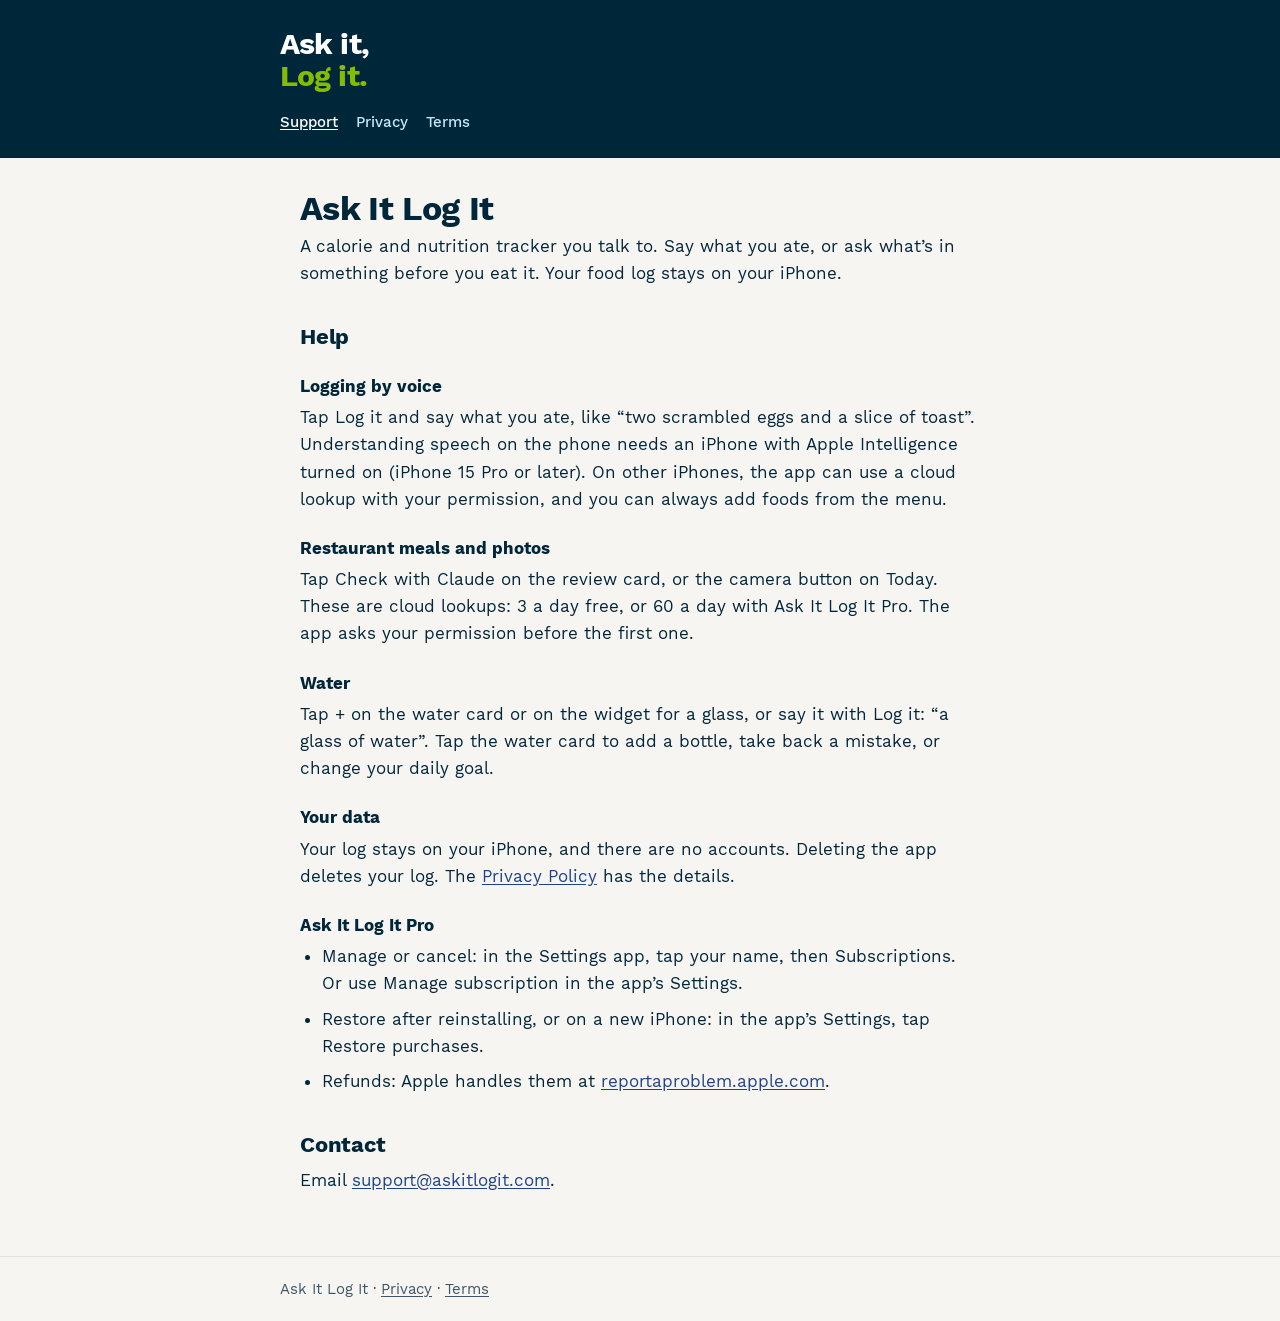
<file: index.html>
<!DOCTYPE html>
<html lang="en">
<head>
  <meta charset="utf-8">
  <meta name="viewport" content="width=device-width, initial-scale=1">
  <title>Ask It Log It · Support</title>
  <meta name="description" content="Ask It Log It, the calorie and nutrition tracker you talk to. Help, privacy and terms.">
  <link rel="icon" type="image/png" href="favicon.png">
  <link rel="apple-touch-icon" href="apple-touch-icon.png">
  <link rel="stylesheet" href="site.css">
</head>
<body>
<header class="band">
  <div class="inner">
    <a class="wordmark" href="./"><span>Ask it,</span><span class="log">Log it.</span></a>
    <nav><a href="./" aria-current="page">Support</a><a href="privacy/">Privacy</a><a href="terms/">Terms</a></nav>
  </div>
</header>
<main>
  <h1>Ask It Log It</h1>
  <p>A calorie and nutrition tracker you talk to. Say what you ate, or ask what’s in something before you eat it.
  Your food log stays on your iPhone.</p>

  <h2>Help</h2>
  <h3>Logging by voice</h3>
  <p>Tap Log it and say what you ate, like “two scrambled eggs and a slice of toast”. Understanding speech on the
  phone needs an iPhone with Apple Intelligence turned on (iPhone 15 Pro or later). On other iPhones, the app can use
  a cloud lookup with your permission, and you can always add foods from the menu.</p>

  <h3>Restaurant meals and photos</h3>
  <p>Tap Check with Claude on the review card, or the camera button on Today. These are cloud lookups: 3 a day free,
  or 60 a day with Ask It Log It Pro. The app asks your permission before the first one.</p>

  <h3>Water</h3>
  <p>Tap + on the water card or on the widget for a glass, or say it with Log it: “a glass of water”. Tap the water
  card to add a bottle, take back a mistake, or change your daily goal.</p>

  <h3>Your data</h3>
  <p>Your log stays on your iPhone, and there are no accounts. Deleting the app deletes your log. The
  <a href="privacy/">Privacy Policy</a> has the details.</p>

  <h3>Ask It Log It Pro</h3>
  <ul>
    <li>Manage or cancel: in the Settings app, tap your name, then Subscriptions. Or use Manage subscription in the
      app’s Settings.</li>
    <li>Restore after reinstalling, or on a new iPhone: in the app’s Settings, tap Restore purchases.</li>
    <li>Refunds: Apple handles them at <a href="https://reportaproblem.apple.com">reportaproblem.apple.com</a>.</li>
  </ul>

  <h2>Contact</h2>
  <p>Email <a href="mailto:support@askitlogit.com">support@askitlogit.com</a>.</p>
</main>
<footer><div class="inner">Ask It Log It ·
  <a href="privacy/">Privacy</a> · <a href="terms/">Terms</a></div></footer>
</body>
</html>
</file>
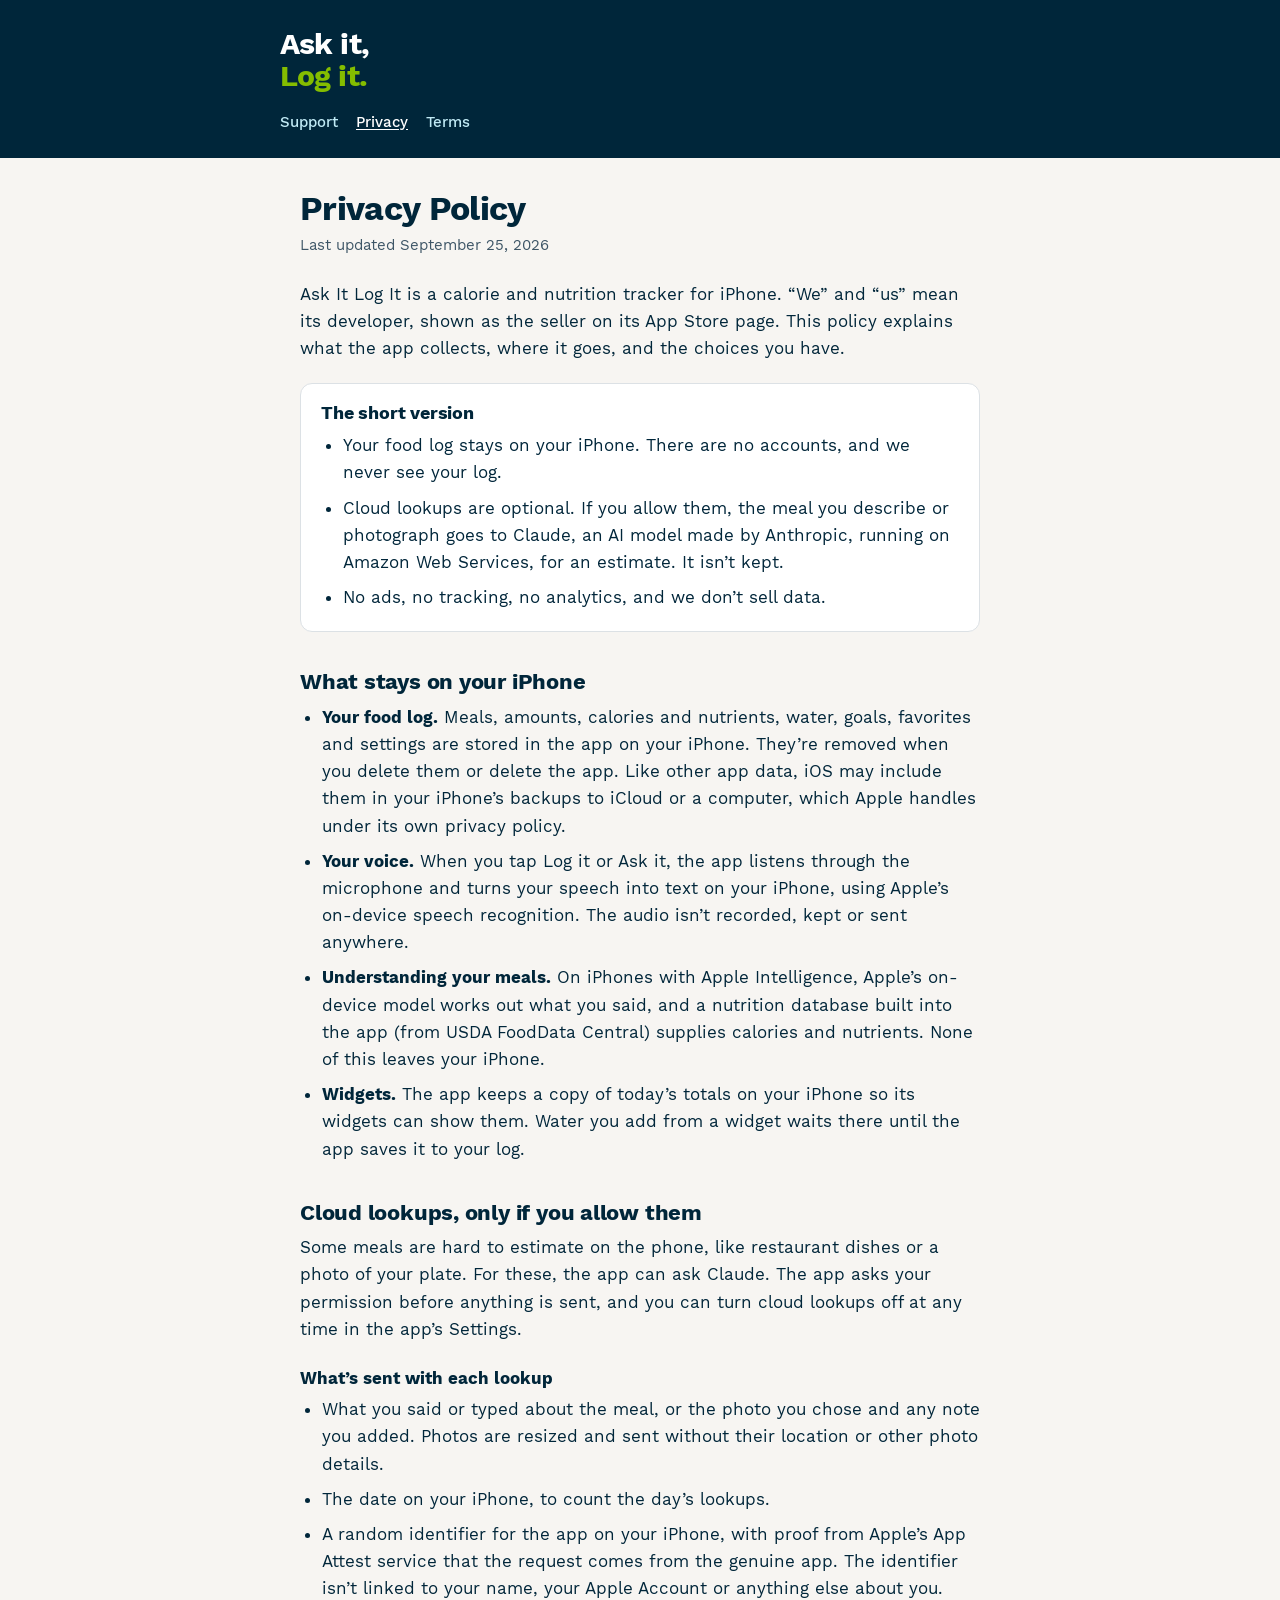
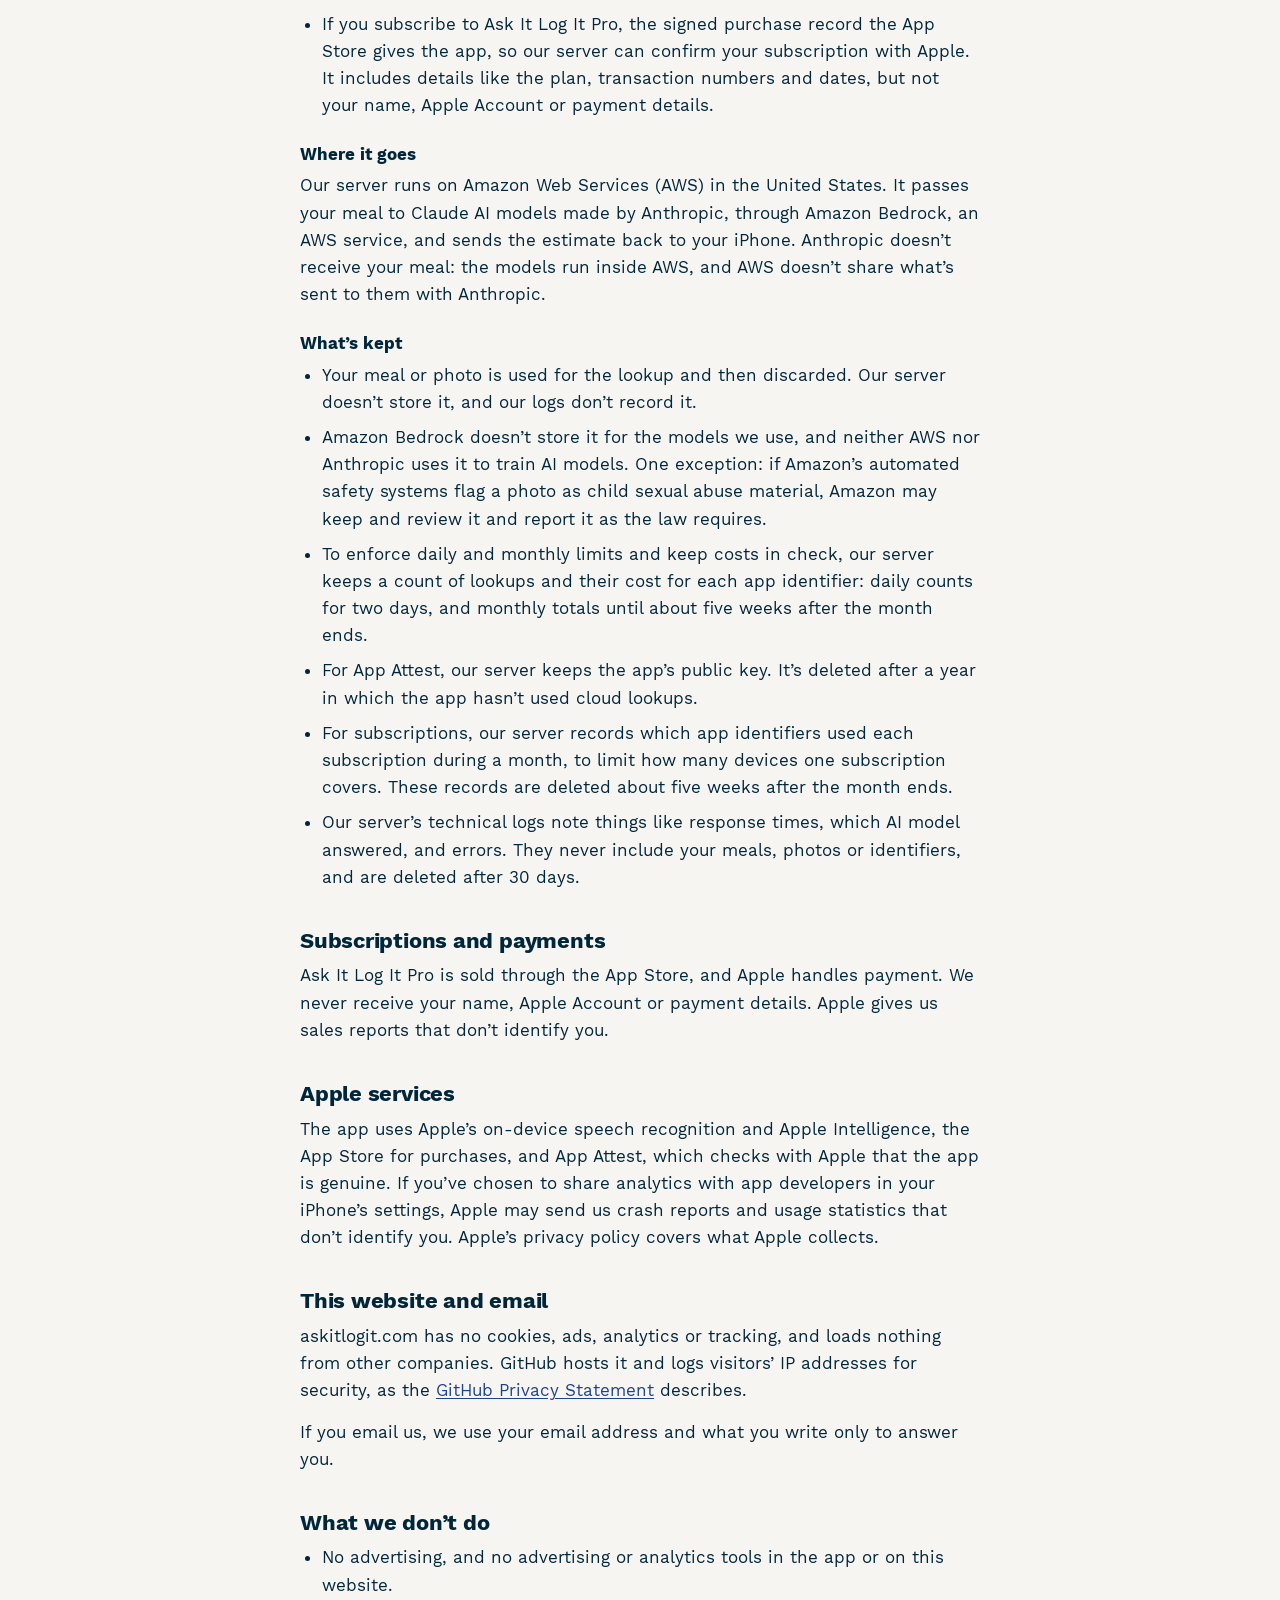
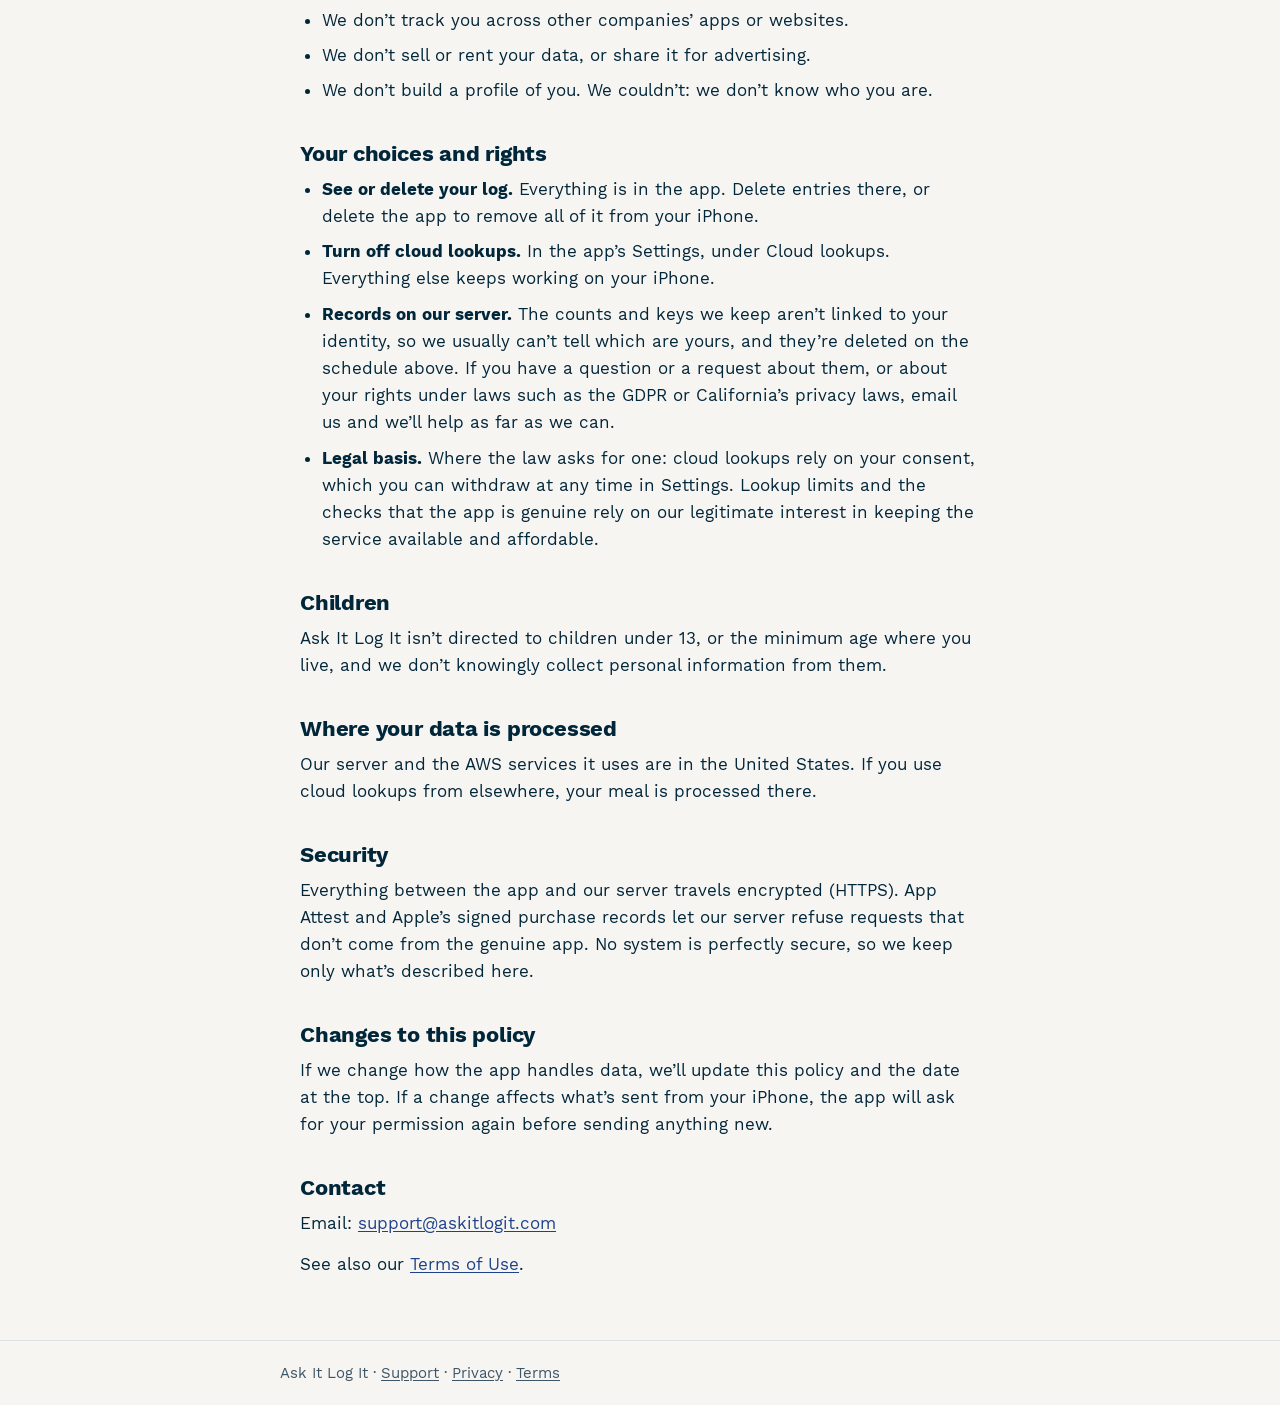
<file: privacy/index.html>
<!DOCTYPE html>
<html lang="en">
<head>
  <meta charset="utf-8">
  <meta name="viewport" content="width=device-width, initial-scale=1">
  <title>Privacy Policy · Ask It Log It</title>
  <meta name="description" content="What Ask It Log It collects, where it goes, and the choices you have.">
  <link rel="icon" type="image/png" href="../favicon.png">
  <link rel="apple-touch-icon" href="../apple-touch-icon.png">
  <link rel="stylesheet" href="../site.css">
</head>
<body>
<header class="band">
  <div class="inner">
    <a class="wordmark" href="../"><span>Ask it,</span><span class="log">Log it.</span></a>
    <nav><a href="../">Support</a><a href="./" aria-current="page">Privacy</a><a href="../terms/">Terms</a></nav>
  </div>
</header>
<main>
  <h1>Privacy Policy</h1>
  <p class="updated">Last updated September 25, 2026</p>

  <p>Ask It Log It is a calorie and nutrition tracker for iPhone. “We” and “us” mean its developer, shown as the
  seller on its App Store page. This policy explains what the app collects, where it goes, and the choices you
  have.</p>

  <section class="card">
    <h2>The short version</h2>
    <ul>
      <li>Your food log stays on your iPhone. There are no accounts, and we never see your log.</li>
      <li>Cloud lookups are optional. If you allow them, the meal you describe or photograph goes to Claude, an AI
        model made by Anthropic, running on Amazon Web Services, for an estimate. It isn’t kept.</li>
      <li>No ads, no tracking, no analytics, and we don’t sell data.</li>
    </ul>
  </section>

  <h2>What stays on your iPhone</h2>
  <ul>
    <li><strong>Your food log.</strong> Meals, amounts, calories and nutrients, water, goals, favorites and settings
      are stored in the app on your iPhone. They’re removed when you delete them or delete the app. Like other app
      data, iOS may include them in your iPhone’s backups to iCloud or a computer, which Apple handles under its own
      privacy policy.</li>
    <li><strong>Your voice.</strong> When you tap Log it or Ask it, the app listens through the microphone and turns
      your speech into text on your iPhone, using Apple’s on-device speech recognition. The audio isn’t recorded,
      kept or sent anywhere.</li>
    <li><strong>Understanding your meals.</strong> On iPhones with Apple Intelligence, Apple’s on-device model works
      out what you said, and a nutrition database built into the app (from USDA FoodData Central) supplies calories
      and nutrients. None of this leaves your iPhone.</li>
    <li><strong>Widgets.</strong> The app keeps a copy of today’s totals on your iPhone so its widgets can show them.
      Water you add from a widget waits there until the app saves it to your log.</li>
  </ul>

  <h2>Cloud lookups, only if you allow them</h2>
  <p>Some meals are hard to estimate on the phone, like restaurant dishes or a photo of your plate. For these, the
  app can ask Claude. The app asks your permission before anything is sent, and you can turn cloud lookups off at
  any time in the app’s Settings.</p>

  <h3>What’s sent with each lookup</h3>
  <ul>
    <li>What you said or typed about the meal, or the photo you chose and any note you added. Photos are resized
      and sent without their location or other photo details.</li>
    <li>The date on your iPhone, to count the day’s lookups.</li>
    <li>A random identifier for the app on your iPhone, with proof from Apple’s App Attest service that the request
      comes from the genuine app. The identifier isn’t linked to your name, your Apple Account or anything else
      about you.</li>
    <li>If you subscribe to Ask It Log It Pro, the signed purchase record the App Store gives the app, so our server
      can confirm your subscription with Apple. It includes details like the plan, transaction numbers and dates,
      but not your name, Apple Account or payment details.</li>
  </ul>

  <h3>Where it goes</h3>
  <p>Our server runs on Amazon Web Services (AWS) in the United States. It passes your meal to Claude AI models made
  by Anthropic, through Amazon Bedrock, an AWS service, and sends the estimate back to your iPhone. Anthropic
  doesn’t receive your meal: the models run inside AWS, and AWS doesn’t share what’s sent to them with Anthropic.</p>

  <h3>What’s kept</h3>
  <ul>
    <li>Your meal or photo is used for the lookup and then discarded. Our server doesn’t store it, and our logs don’t
      record it.</li>
    <li>Amazon Bedrock doesn’t store it for the models we use, and neither AWS nor Anthropic uses it to train AI
      models. One exception: if Amazon’s automated safety systems flag a photo as child sexual abuse material,
      Amazon may keep and review it and report it as the law requires.</li>
    <li>To enforce daily and monthly limits and keep costs in check, our server keeps a count of lookups and their
      cost for each app identifier: daily counts for two days, and monthly totals until about five weeks after the
      month ends.</li>
    <li>For App Attest, our server keeps the app’s public key. It’s deleted after a year in which the app hasn’t used
      cloud lookups.</li>
    <li>For subscriptions, our server records which app identifiers used each subscription during a month, to limit
      how many devices one subscription covers. These records are deleted about five weeks after the month
      ends.</li>
    <li>Our server’s technical logs note things like response times, which AI model answered, and errors. They never
      include your meals, photos or identifiers, and are deleted after 30 days.</li>
  </ul>

  <h2>Subscriptions and payments</h2>
  <p>Ask It Log It Pro is sold through the App Store, and Apple handles payment. We never receive your name, Apple
  Account or payment details. Apple gives us sales reports that don’t identify you.</p>

  <h2>Apple services</h2>
  <p>The app uses Apple’s on-device speech recognition and Apple Intelligence, the App Store for purchases, and App
  Attest, which checks with Apple that the app is genuine. If you’ve chosen to share analytics with app developers
  in your iPhone’s settings, Apple may send us crash reports and usage statistics that don’t identify you. Apple’s
  privacy policy covers what Apple collects.</p>

  <h2>This website and email</h2>
  <p>askitlogit.com has no cookies, ads, analytics or tracking, and loads nothing from other companies. GitHub hosts
  it and logs visitors’ IP addresses for security, as the
  <a href="https://docs.github.com/en/site-policy/privacy-policies/github-general-privacy-statement">GitHub Privacy
  Statement</a> describes.</p>
  <p>If you email us, we use your email address and what you write only to answer you.</p>

  <h2>What we don’t do</h2>
  <ul>
    <li>No advertising, and no advertising or analytics tools in the app or on this website.</li>
    <li>We don’t track you across other companies’ apps or websites.</li>
    <li>We don’t sell or rent your data, or share it for advertising.</li>
    <li>We don’t build a profile of you. We couldn’t: we don’t know who you are.</li>
  </ul>

  <h2>Your choices and rights</h2>
  <ul>
    <li><strong>See or delete your log.</strong> Everything is in the app. Delete entries there, or delete the app to
      remove all of it from your iPhone.</li>
    <li><strong>Turn off cloud lookups.</strong> In the app’s Settings, under Cloud lookups. Everything else keeps
      working on your iPhone.</li>
    <li><strong>Records on our server.</strong> The counts and keys we keep aren’t linked to your identity, so we
      usually can’t tell which are yours, and they’re deleted on the schedule above. If you have a question or a
      request about them, or about your rights under laws such as the GDPR or California’s privacy laws, email us and
      we’ll help as far as we can.</li>
    <li><strong>Legal basis.</strong> Where the law asks for one: cloud lookups rely on your consent, which you can
      withdraw at any time in Settings. Lookup limits and the checks that the app is genuine rely on our legitimate
      interest in keeping the service available and affordable.</li>
  </ul>

  <h2>Children</h2>
  <p>Ask It Log It isn’t directed to children under 13, or the minimum age where you live, and we don’t knowingly
  collect personal information from them.</p>

  <h2>Where your data is processed</h2>
  <p>Our server and the AWS services it uses are in the United States. If you use cloud lookups from elsewhere, your
  meal is processed there.</p>

  <h2>Security</h2>
  <p>Everything between the app and our server travels encrypted (HTTPS). App Attest and Apple’s signed purchase
  records let our server refuse requests that don’t come from the genuine app. No system is perfectly secure, so we
  keep only what’s described here.</p>

  <h2>Changes to this policy</h2>
  <p>If we change how the app handles data, we’ll update this policy and the date at the top. If a change affects
  what’s sent from your iPhone, the app will ask for your permission again before sending anything new.</p>

  <h2>Contact</h2>
  <p>Email: <a href="mailto:support@askitlogit.com">support@askitlogit.com</a></p>
  <p>See also our <a href="../terms/">Terms of Use</a>.</p>
</main>
<footer><div class="inner">Ask It Log It ·
  <a href="../">Support</a> · <a href="./">Privacy</a> · <a href="../terms/">Terms</a></div></footer>
</body>
</html>
</file>
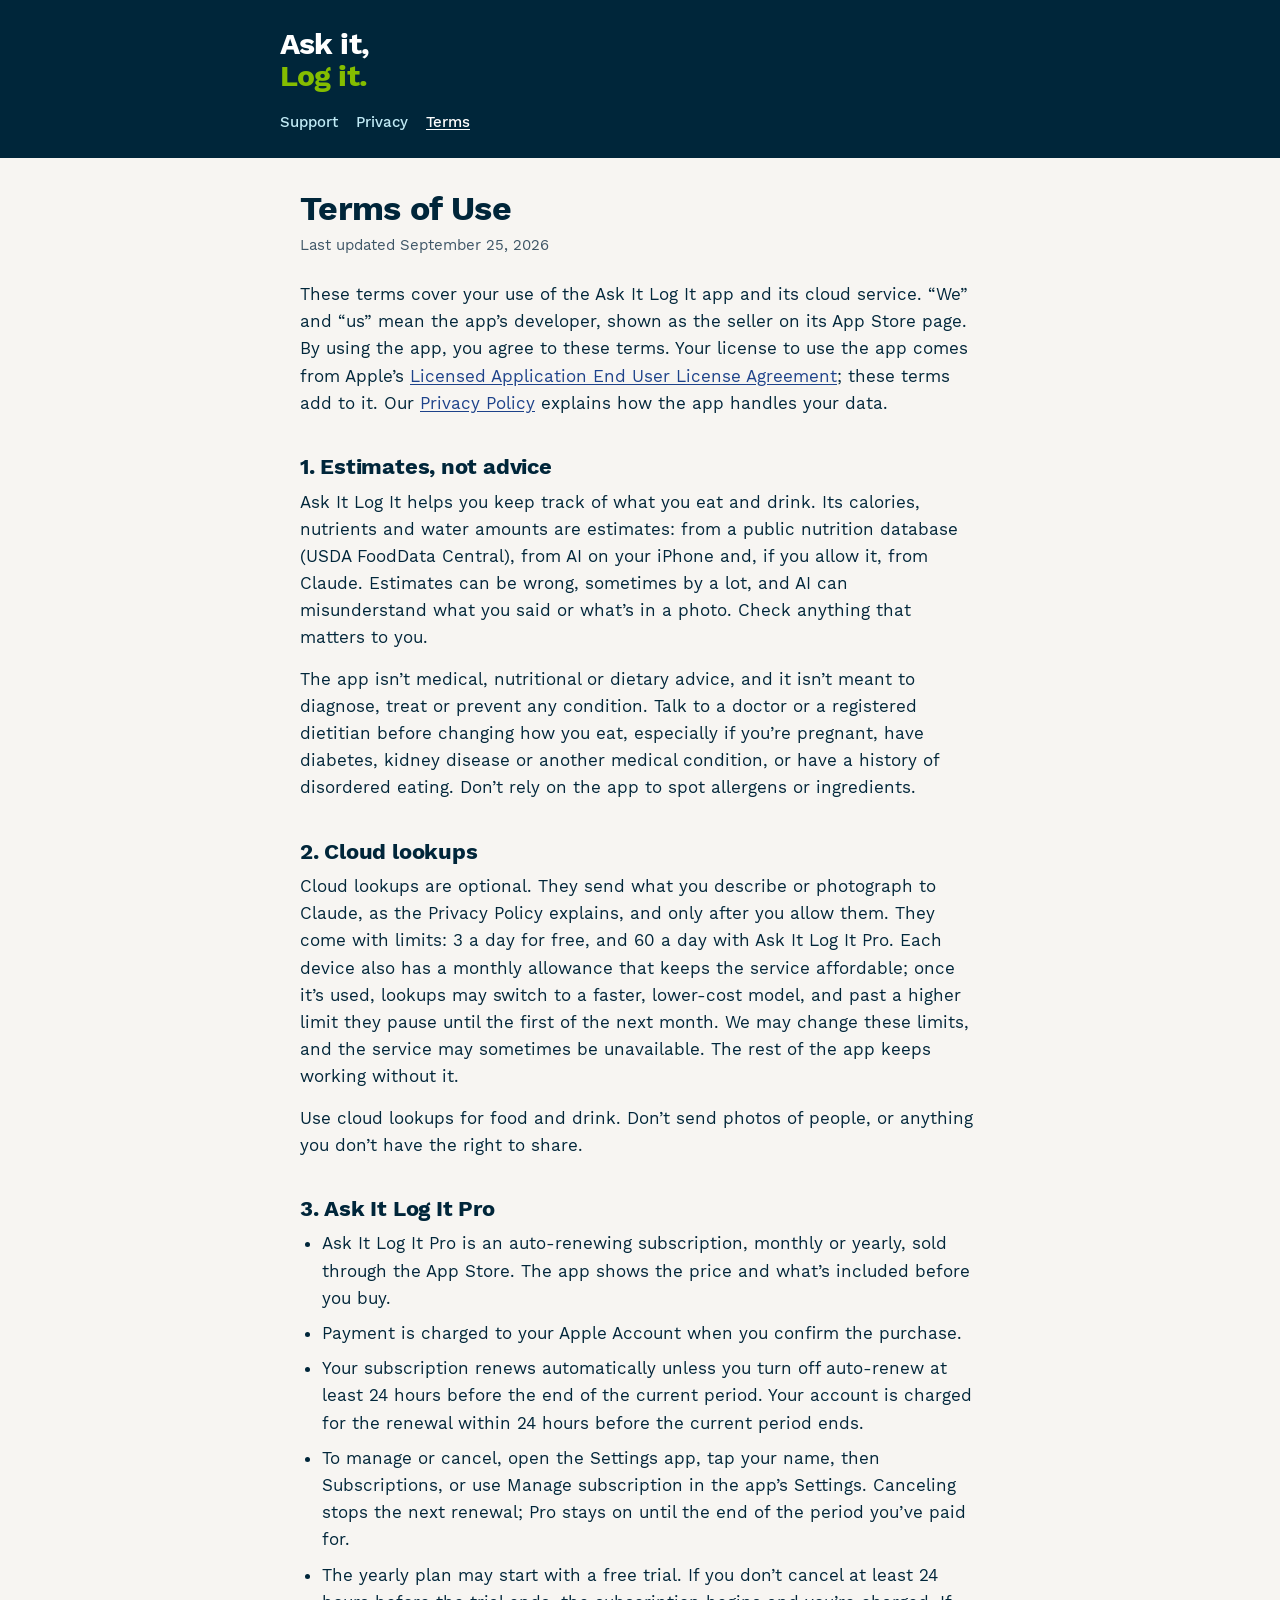
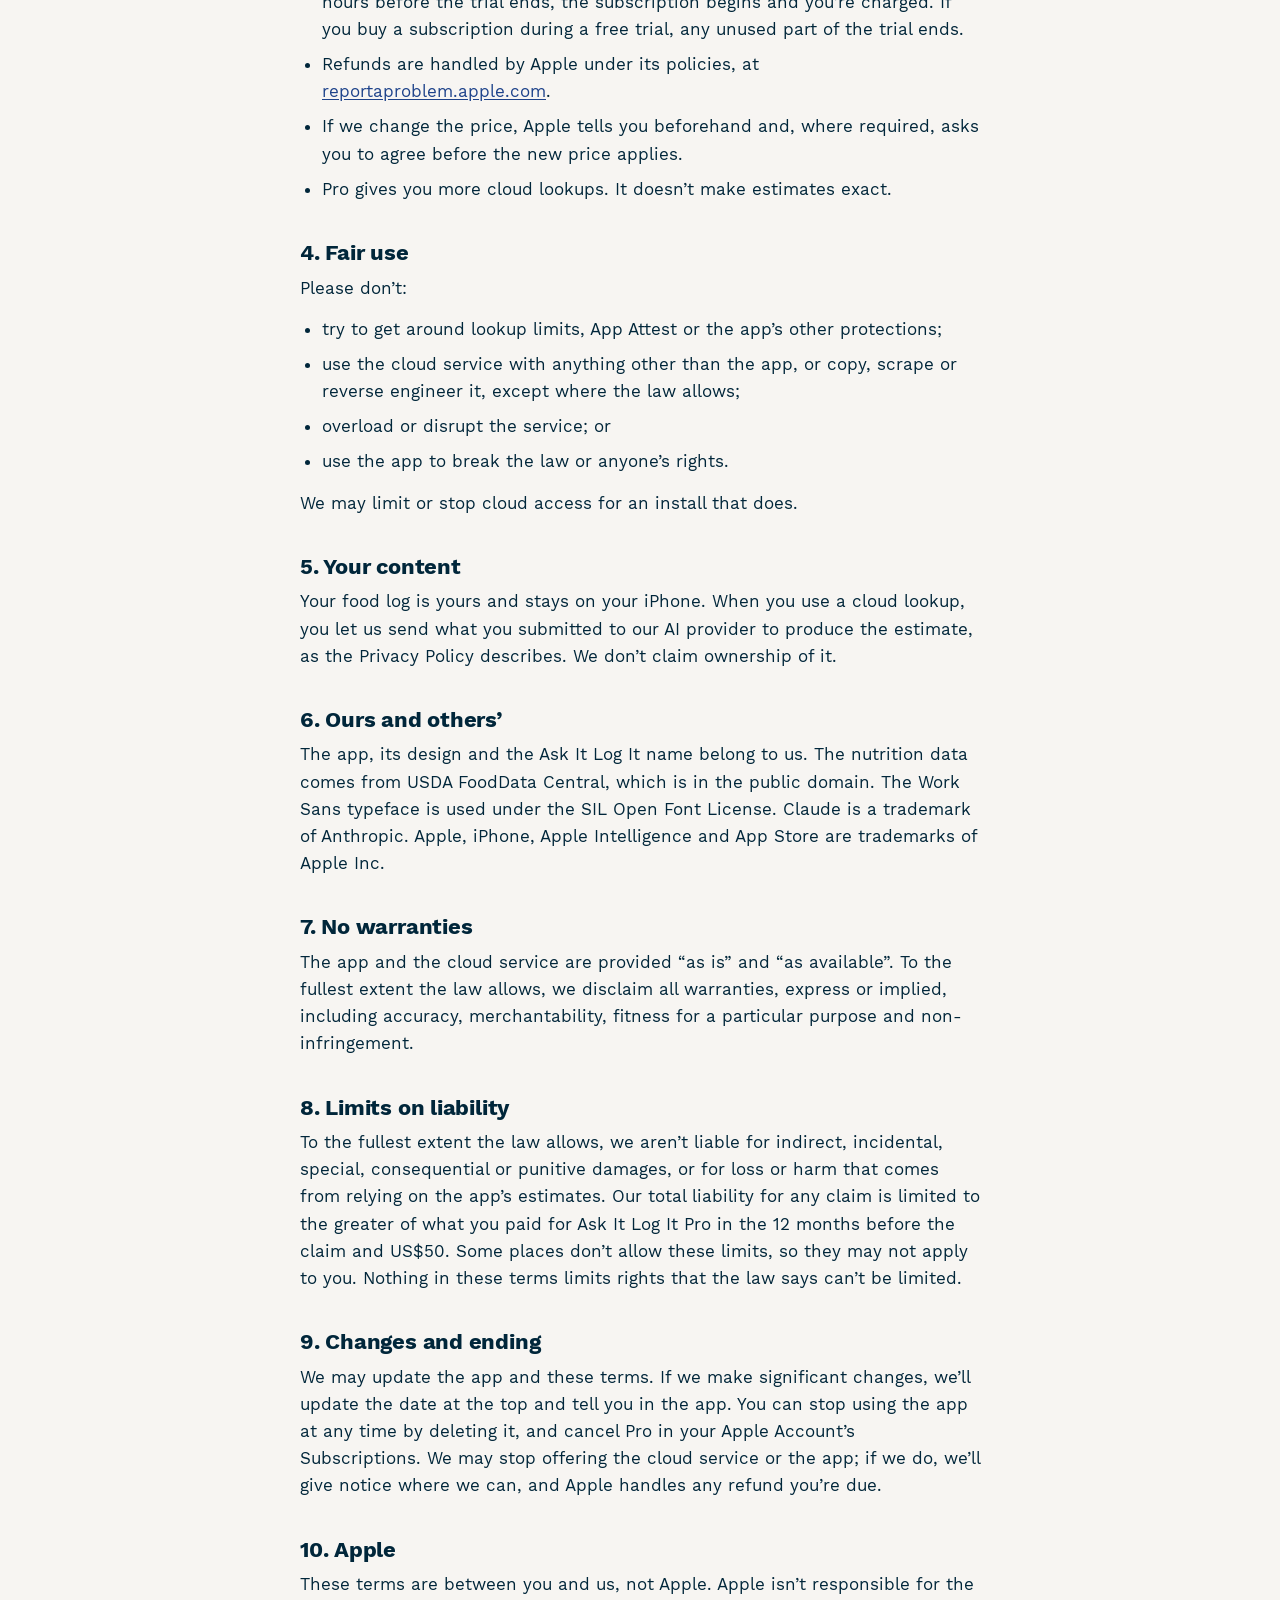
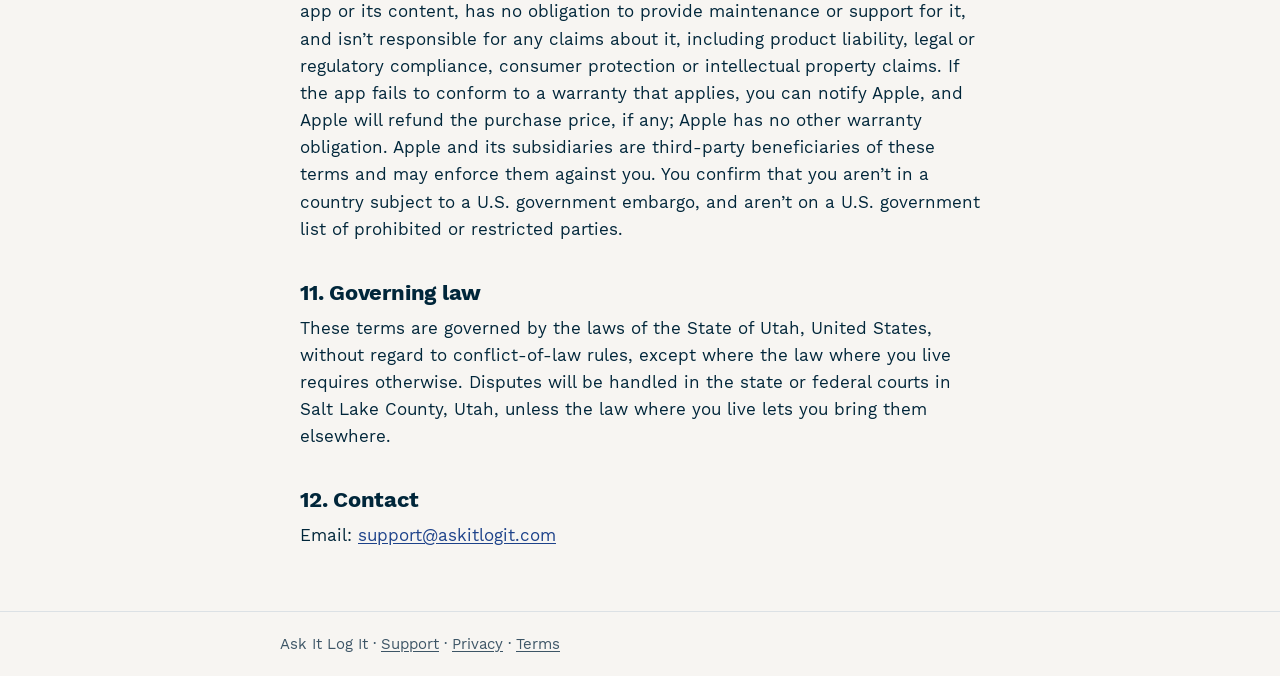
<file: terms/index.html>
<!DOCTYPE html>
<html lang="en">
<head>
  <meta charset="utf-8">
  <meta name="viewport" content="width=device-width, initial-scale=1">
  <title>Terms of Use · Ask It Log It</title>
  <meta name="description" content="The terms for using Ask It Log It and Ask It Log It Pro.">
  <link rel="icon" type="image/png" href="../favicon.png">
  <link rel="apple-touch-icon" href="../apple-touch-icon.png">
  <link rel="stylesheet" href="../site.css">
</head>
<body>
<header class="band">
  <div class="inner">
    <a class="wordmark" href="../"><span>Ask it,</span><span class="log">Log it.</span></a>
    <nav><a href="../">Support</a><a href="../privacy/">Privacy</a><a href="./" aria-current="page">Terms</a></nav>
  </div>
</header>
<main>
  <h1>Terms of Use</h1>
  <p class="updated">Last updated September 25, 2026</p>

  <p>These terms cover your use of the Ask It Log It app and its cloud service. “We” and “us” mean the app’s
  developer, shown as the seller on its App Store page. By using the app, you agree to these terms. Your license to
  use the app comes from Apple’s <a href="https://www.apple.com/legal/internet-services/itunes/dev/stdeula/">Licensed
  Application End User License Agreement</a>; these terms add to it. Our <a href="../privacy/">Privacy Policy</a>
  explains how the app handles your data.</p>

  <h2>1. Estimates, not advice</h2>
  <p>Ask It Log It helps you keep track of what you eat and drink. Its calories, nutrients and water amounts are
  estimates: from a public nutrition database (USDA FoodData Central), from AI on your iPhone and, if you allow it,
  from Claude. Estimates can be wrong, sometimes by a lot, and AI can misunderstand what you said or what’s in a photo.
  Check anything that matters to you.</p>
  <p>The app isn’t medical, nutritional or dietary advice, and it isn’t meant to diagnose, treat or prevent any
  condition. Talk to a doctor or a registered dietitian before changing how you eat, especially if you’re pregnant,
  have diabetes, kidney disease or another medical condition, or have a history of disordered eating. Don’t rely on
  the app to spot allergens or ingredients.</p>

  <h2>2. Cloud lookups</h2>
  <p>Cloud lookups are optional. They send what you describe or photograph to Claude, as the Privacy Policy explains,
  and only after you allow them. They come with limits: 3 a day for free, and 60 a day with Ask It Log It Pro. Each
  device also has a monthly allowance that keeps the service affordable; once it’s used, lookups may switch to a
  faster, lower-cost model, and past a higher limit they pause until the first of the next month. We may change these
  limits, and the service may sometimes be unavailable. The rest of the app keeps working without it.</p>
  <p>Use cloud lookups for food and drink. Don’t send photos of people, or anything you don’t have the right to
  share.</p>

  <h2>3. Ask It Log It Pro</h2>
  <ul>
    <li>Ask It Log It Pro is an auto-renewing subscription, monthly or yearly, sold through the App Store. The app
      shows the price and what’s included before you buy.</li>
    <li>Payment is charged to your Apple Account when you confirm the purchase.</li>
    <li>Your subscription renews automatically unless you turn off auto-renew at least 24 hours before the end of the
      current period. Your account is charged for the renewal within 24 hours before the current period ends.</li>
    <li>To manage or cancel, open the Settings app, tap your name, then Subscriptions, or use Manage subscription in
      the app’s Settings. Canceling stops the next renewal; Pro stays on until the end of the period you’ve paid
      for.</li>
    <li>The yearly plan may start with a free trial. If you don’t cancel at least 24 hours before the trial ends, the
      subscription begins and you’re charged. If you buy a subscription during a free trial, any unused part of the
      trial ends.</li>
    <li>Refunds are handled by Apple under its policies, at
      <a href="https://reportaproblem.apple.com">reportaproblem.apple.com</a>.</li>
    <li>If we change the price, Apple tells you beforehand and, where required, asks you to agree before the new price
      applies.</li>
    <li>Pro gives you more cloud lookups. It doesn’t make estimates exact.</li>
  </ul>

  <h2>4. Fair use</h2>
  <p>Please don’t:</p>
  <ul>
    <li>try to get around lookup limits, App Attest or the app’s other protections;</li>
    <li>use the cloud service with anything other than the app, or copy, scrape or reverse engineer it, except where
      the law allows;</li>
    <li>overload or disrupt the service; or</li>
    <li>use the app to break the law or anyone’s rights.</li>
  </ul>
  <p>We may limit or stop cloud access for an install that does.</p>

  <h2>5. Your content</h2>
  <p>Your food log is yours and stays on your iPhone. When you use a cloud lookup, you let us send what you submitted
  to our AI provider to produce the estimate, as the Privacy Policy describes. We don’t claim ownership of it.</p>

  <h2>6. Ours and others’</h2>
  <p>The app, its design and the Ask It Log It name belong to us. The nutrition data comes from USDA FoodData Central,
  which is in the public domain. The Work Sans typeface is used under the SIL Open Font License. Claude is a trademark
  of Anthropic. Apple, iPhone, Apple Intelligence and App Store are trademarks of Apple Inc.</p>

  <h2>7. No warranties</h2>
  <p>The app and the cloud service are provided “as is” and “as available”. To the fullest extent the law allows, we
  disclaim all warranties, express or implied, including accuracy, merchantability, fitness for a particular purpose
  and non-infringement.</p>

  <h2>8. Limits on liability</h2>
  <p>To the fullest extent the law allows, we aren’t liable for indirect, incidental, special, consequential or punitive
  damages, or for loss or harm that comes from relying on the app’s estimates. Our total liability for any claim is
  limited to the greater of what you paid for Ask It Log It Pro in the 12 months before the claim and US$50. Some
  places don’t allow these limits, so they may not apply to you. Nothing in these terms limits rights that the law
  says can’t be limited.</p>

  <h2>9. Changes and ending</h2>
  <p>We may update the app and these terms. If we make significant changes, we’ll update the date at the top and tell
  you in the app. You can stop using the app at any time by deleting it, and cancel Pro in your Apple Account’s
  Subscriptions. We may stop offering the cloud service or the app; if we do, we’ll give notice where we can, and
  Apple handles any refund you’re due.</p>

  <h2>10. Apple</h2>
  <p>These terms are between you and us, not Apple. Apple isn’t responsible for the app or its content, has no
  obligation to provide maintenance or support for it, and isn’t responsible for any claims about it, including
  product liability, legal or regulatory compliance, consumer protection or intellectual property claims. If the app
  fails to conform to a warranty that applies, you can notify Apple, and Apple will refund the purchase price, if any;
  Apple has no other warranty obligation. Apple and its subsidiaries are third-party beneficiaries of these terms and
  may enforce them against you. You confirm that you aren’t in a country subject to a U.S. government embargo, and
  aren’t on a U.S. government list of prohibited or restricted parties.</p>

  <h2>11. Governing law</h2>
  <p>These terms are governed by the laws of the State of Utah, United States, without regard to conflict-of-law
  rules, except where the law where you live requires otherwise. Disputes will be handled in the state or federal
  courts in Salt Lake County, Utah, unless the law where you live lets you bring them elsewhere.</p>

  <h2>12. Contact</h2>
  <p>Email: <a href="mailto:support@askitlogit.com">support@askitlogit.com</a></p>
</main>
<footer><div class="inner">Ask It Log It ·
  <a href="../">Support</a> · <a href="../privacy/">Privacy</a> · <a href="./">Terms</a></div></footer>
</body>
</html>
</file>
<file: site.css>
/* askitlogit.com: the app's colors and type, light and dark. Work Sans is served from here (a Latin subset of
   the app's fonts, SIL Open Font License), so pages load nothing from other sites. */
@font-face {
  font-family: "Work Sans";
  font-weight: 400;
  font-display: swap;
  src: url("fonts/WorkSans-Regular.woff2") format("woff2");
  unicode-range: U+0000-00FF, U+0131, U+0152-0153, U+02BB-02BC, U+02C6, U+02DA, U+02DC, U+0304, U+0308, U+0329, U+2000-206F, U+20AC, U+2122, U+2191, U+2193, U+2212, U+2215, U+FEFF, U+FFFD;
}
@font-face {
  font-family: "Work Sans";
  font-weight: 500;
  font-display: swap;
  src: url("fonts/WorkSans-Medium.woff2") format("woff2");
  unicode-range: U+0000-00FF, U+0131, U+0152-0153, U+02BB-02BC, U+02C6, U+02DA, U+02DC, U+0304, U+0308, U+0329, U+2000-206F, U+20AC, U+2122, U+2191, U+2193, U+2212, U+2215, U+FEFF, U+FFFD;
}
@font-face {
  font-family: "Work Sans";
  font-weight: 700;
  font-display: swap;
  src: url("fonts/WorkSans-Bold.woff2") format("woff2");
  unicode-range: U+0000-00FF, U+0131, U+0152-0153, U+02BB-02BC, U+02C6, U+02DA, U+02DC, U+0304, U+0308, U+0329, U+2000-206F, U+20AC, U+2122, U+2191, U+2193, U+2212, U+2215, U+FEFF, U+FFFD;
}
:root {
  --page: #F7F5F2;
  --card: #FFFFFF;
  --border: #DCE1E5;
  --ink: #00263A;
  --muted: #3D5566;
  --link: #1D428A;
  --navy: #00263A;
  --green: #84BD00;
  --fill: #FEDB00;
  color-scheme: light dark;
}
@media (prefers-color-scheme: dark) {
  :root {
    --page: #0B1620;
    --card: #132634;
    --border: #22384A;
    --ink: #F2F5F7;
    --muted: #9DB1BF;
    --link: #8FB2F2;
  }
}
* { box-sizing: border-box; }
html { -webkit-text-size-adjust: 100%; }
body {
  margin: 0;
  background: var(--page);
  color: var(--ink);
  font-family: "Work Sans", -apple-system, BlinkMacSystemFont, "Helvetica Neue", Arial, sans-serif;
  font-size: 17px;
  line-height: 1.6;
}
a { color: var(--link); text-underline-offset: 2px; }
header.band {
  background: var(--navy);
  color: #FFFFFF;
  padding: 28px 20px 24px;
}
header.band .inner, main, footer .inner { max-width: 720px; margin: 0 auto; }
.wordmark {
  display: inline-block;
  font-weight: 700;
  font-size: 30px;
  line-height: 1.05;
  letter-spacing: -0.03em;
  color: #FFFFFF;
  text-decoration: none;
}
.wordmark span { display: block; }
.wordmark .log { color: var(--green); }
nav { margin-top: 16px; display: flex; gap: 18px; flex-wrap: wrap; font-size: 15px; font-weight: 500; }
nav a { color: #C0EAF5; text-decoration: none; }
nav a:hover, nav a[aria-current="page"] { color: #FFFFFF; text-decoration: underline; }
main { padding: 32px 20px 48px; }
h1 { font-size: 34px; line-height: 1.1; letter-spacing: -0.02em; margin: 0 0 6px; }
h2 { font-size: 22px; line-height: 1.25; letter-spacing: -0.01em; margin: 36px 0 8px; }
h3 { font-size: 17px; margin: 22px 0 4px; }
p, ul { margin: 0 0 14px; }
ul { padding-left: 22px; }
li { margin-bottom: 8px; }
.updated { color: var(--muted); font-size: 15px; margin-bottom: 24px; }
.card {
  background: var(--card);
  border: 1px solid var(--border);
  border-radius: 12px;
  padding: 18px 20px 6px;
  margin: 20px 0 8px;
}
.card h2 { margin-top: 0; font-size: 18px; }
/* Things to fill in before publishing. */
mark.fill { background: var(--fill); color: #00263A; padding: 0 3px; border-radius: 3px; }
footer { border-top: 1px solid var(--border); padding: 20px; color: var(--muted); font-size: 15px; }
footer a { color: var(--muted); }
@media (max-width: 480px) {
  body { font-size: 16px; }
  h1 { font-size: 30px; }
  main { padding-top: 24px; }
}
</file>
